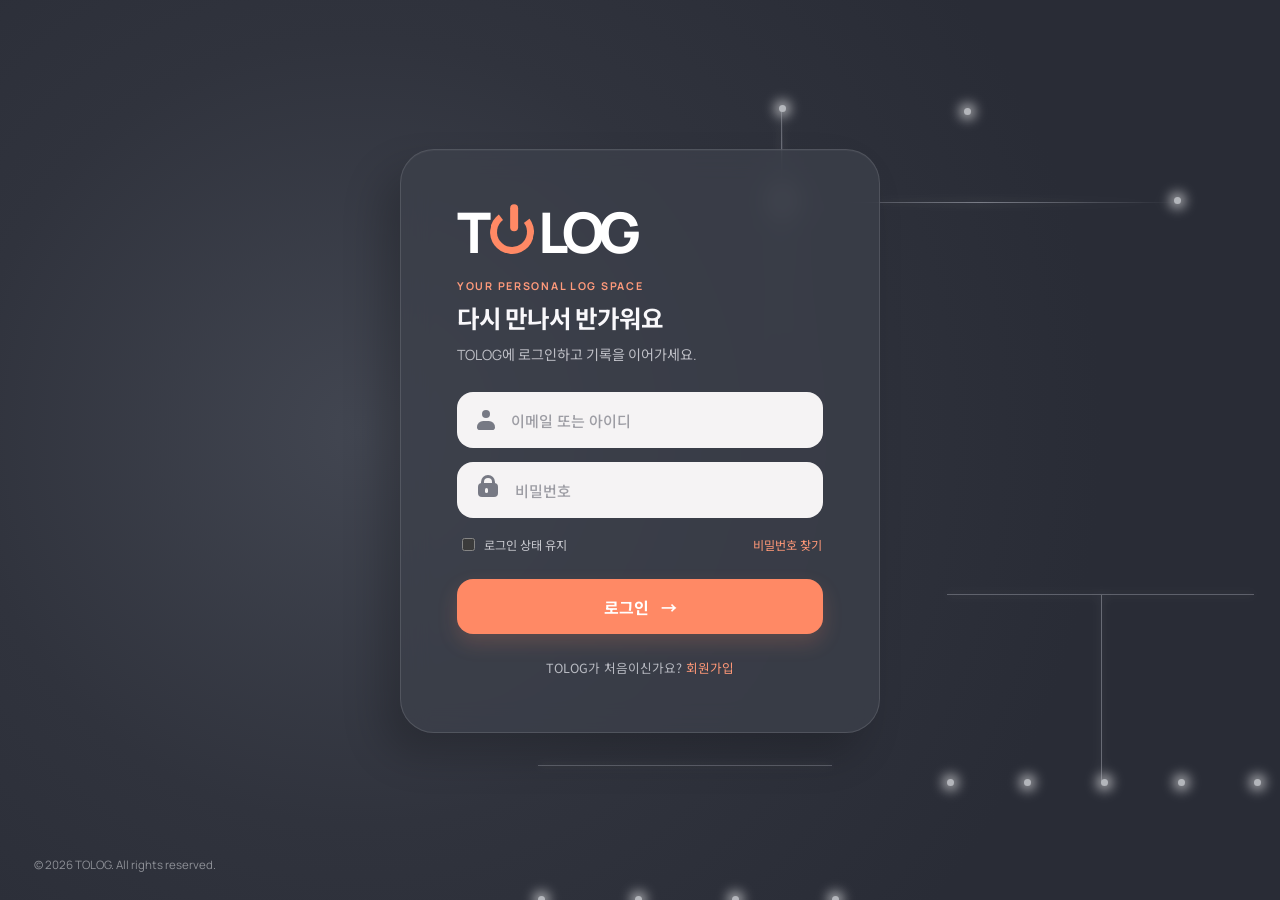
<file: index.html>
<!doctype html>
<html lang="ko">
  <head>
    <meta charset="UTF-8" />
    <meta name="viewport" content="width=device-width, initial-scale=1.0" />
    <meta name="theme-color" content="#282b35" />
    <title>TOLOG | 로그인</title>
    <link rel="preconnect" href="https://fonts.googleapis.com" />
    <link rel="preconnect" href="https://fonts.gstatic.com" crossorigin />
    <link href="https://fonts.googleapis.com/css2?family=Manrope:wght@400;500;600;700;800&family=Noto+Sans+KR:wght@400;500;600&display=swap" rel="stylesheet" />
    <link rel="stylesheet" href="./styles.css" />
  </head>
  <body>
    <main class="login-page">
      <div class="network network--top" aria-hidden="true"><i></i><i></i><i></i><i></i></div>
      <div class="network network--right" aria-hidden="true"><i></i><i></i><i></i><i></i><i></i></div>
      <div class="network network--bottom" aria-hidden="true"><i></i><i></i><i></i><i></i></div>
      <section class="login-card" aria-labelledby="login-title">
        <a class="brand" href="#" aria-label="TOLOG 홈"><span>T</span><span class="power-mark" aria-hidden="true"></span><span>LOG</span></a>
        <p class="eyebrow">YOUR PERSONAL LOG SPACE</p>
        <h1 id="login-title">다시 만나서 반가워요</h1>
        <p class="subtitle">TOLOG에 로그인하고 기록을 이어가세요.</p>
        <form id="login-form">
          <label class="field"><span class="field-icon user-icon" aria-hidden="true"></span><span class="sr-only">이메일 또는 아이디</span><input name="email" type="text" autocomplete="username" placeholder="이메일 또는 아이디" required /></label>
          <label class="field"><span class="field-icon lock-icon" aria-hidden="true"></span><span class="sr-only">비밀번호</span><input name="password" type="password" autocomplete="current-password" placeholder="비밀번호" required /></label>
          <div class="options"><label class="remember"><input type="checkbox" name="remember" /><span>로그인 상태 유지</span></label><a href="#">비밀번호 찾기</a></div>
          <button type="submit">로그인 <span aria-hidden="true">→</span></button>
          <p class="signup">TOLOG가 처음이신가요? <a href="#">회원가입</a></p>
          <p id="login-message" class="login-message" role="status" aria-live="polite"></p>
        </form>
      </section>
      <p class="copyright">© 2026 TOLOG. All rights reserved.</p>
    </main>
    <script src="./script.js"></script>
  </body>
</html>
</file>
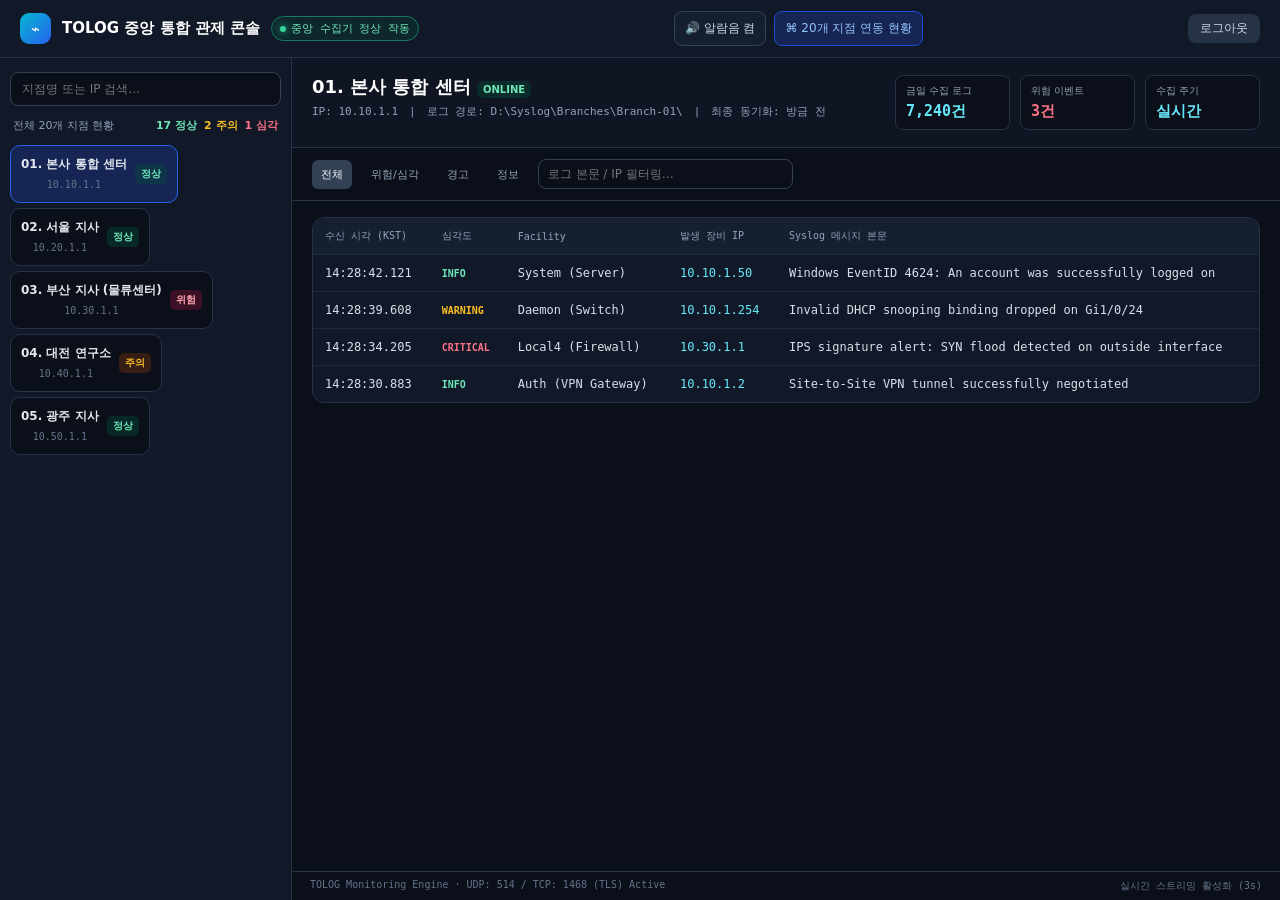
<file: dashboard.html>
<!doctype html>
<html lang="ko">
  <head>
    <meta charset="UTF-8" />
    <meta name="viewport" content="width=device-width, initial-scale=1.0" />
    <title>TOLOG | 통합 관제 콘솔</title>
    <style>
      :root { color-scheme: dark; font-family: Inter, "Noto Sans KR", system-ui, sans-serif; }
      * { box-sizing: border-box; } body { margin: 0; min-width: 900px; color: #d8e0eb; background: #0b0f19; }
      button, input { font: inherit; } button { cursor: pointer; }
      header { height: 58px; display: flex; align-items: center; justify-content: space-between; padding: 0 20px; background: #111827; border-bottom: 1px solid #263246; }
      .title { display: flex; align-items: center; gap: 11px; color: #fff; font-size: 15px; font-weight: 750; }.shield { display: grid; width: 31px; height: 31px; place-items: center; border-radius: 9px; background: linear-gradient(135deg,#06b6d4,#2563eb); }.live { padding: 4px 8px; border: 1px solid #167a61; border-radius: 999px; color: #6ee7b7; background: #064e3b44; font: 11px ui-monospace, monospace; }.dot { display:inline-block; width: 6px; height: 6px; margin-right: 5px; border-radius: 50%; background:#34d399; box-shadow:0 0 9px #34d399; }
      .tools { display: flex; gap: 8px; }.tools button { border: 1px solid #31415a; border-radius: 8px; padding: 8px 10px; color: #cbd5e1; background: #161f30; font-size: 12px; }.tools button.primary { border-color:#1d4ed8; color:#93c5fd; background:#172554; }
      .layout { display: grid; grid-template-columns: 292px 1fr; height: calc(100vh - 58px); }.sidebar { overflow: auto; padding: 14px 10px; border-right: 1px solid #263246; background: #111827; }.sidebar input, .filter input { width: 100%; border: 1px solid #334155; border-radius: 8px; padding: 9px 11px; color:#e2e8f0; outline:0; background:#0b0f19; font-size: 12px; }.summary { display: flex; justify-content: space-between; margin: 12px 3px; color:#94a3b8; font-size:11px; }.status { display:flex; gap: 7px; }.green{color:#6ee7b7}.amber{color:#fbbf24}.red{color:#fb7185}
      .branch { display:flex; align-items:center; justify-content:space-between; gap:8px; margin: 5px 0; padding: 10px; border:1px solid #263246; border-radius:10px; background:#0b0f19; }.branch.active { border-color:#2563eb; background:#172554; }.branch strong { display:block; color:#e2e8f0; font-size:12px; }.branch small { color:#64748b; font:10px ui-monospace,monospace; }.badge { padding:3px 6px; border-radius:5px; font-size:10px; }.ok { color:#6ee7b7; background:#064e3b66; }.warn { color:#fbbf24; background:#78350f66; }.critical { color:#fda4af; background:#88133766; }
      main { display:flex; flex-direction:column; min-width:0; }.overview { display:flex; justify-content:space-between; padding:17px 20px; border-bottom:1px solid #263246; background:#111827aa; }.overview h2 { margin:0 0 5px; color:#fff; font-size:18px; }.overview p { margin:0; color:#94a3b8; font:11px ui-monospace,monospace; }.metrics { display:flex; gap:10px; }.metric { min-width:115px; padding:8px 10px; border:1px solid #263246; border-radius:8px; background:#0b0f19; color:#94a3b8; font-size:10px; }.metric b { display:block; margin-top:4px; color:#67e8f9; font:700 15px ui-monospace,monospace; }.metric b.red { color:#fb7185; }
      .filter { display:flex; align-items:center; gap:10px; padding:11px 20px; border-bottom:1px solid #263246; }.filter button { border:0; border-radius:6px; padding:7px 9px; color:#94a3b8; background:transparent; font-size:11px; }.filter button.selected { color:#fff; background:#334155; }.filter input { width:255px; padding:7px 9px; }
      .logs { flex:1; overflow:auto; padding:16px 20px; }.table { overflow:hidden; border:1px solid #263246; border-radius:12px; background:#111827; } table { width:100%; border-collapse:collapse; font-size:12px; } th { padding:11px 12px; color:#94a3b8; background:#161f30; font:10px ui-monospace,monospace; text-align:left; } td { padding:11px 12px; border-top:1px solid #1e293b; font-family:ui-monospace,monospace; } tr:hover { background:#1e293b77; }.level { font-size:10px; font-weight:700; }.footer { display:flex; justify-content:space-between; padding:7px 18px; color:#64748b; border-top:1px solid #263246; background:#0b0f19; font:10px ui-monospace,monospace; }
    </style>
  </head>
  <body>
    <header><div class="title"><span class="shield">⌁</span>TOLOG 중앙 통합 관제 콘솔 <span class="live"><span class="dot"></span>중앙 수집기 정상 작동</span></div><div class="tools"><button>🔊 알람음 켬</button><button class="primary">⌘ 20개 지점 연동 현황</button></div><a href="index.html" style="margin-left: 10px; padding: 6px 12px; background: #263246; color: #cbd5e1; border-radius: 8px; text-decoration: none; font-size: 12px; font-weight: 500;">로그아웃</a></header>
    <div class="layout"><aside class="sidebar"><input placeholder="지점명 또는 IP 검색…" /><div class="summary"><span>전체 20개 지점 현황</span><span class="status"><b class="green">17 정상</b><b class="amber">2 주의</b><b class="red">1 심각</b></span></div><div id="branches"></div></aside>
      <main><section class="overview"><div><h2 id="branch-title">01. 본사 통합 센터 <span class="badge ok">ONLINE</span></h2><p id="branch-meta">IP: 10.10.1.1　|　로그 경로: D:\Syslog\Branches\Branch-01\　|　최종 동기화: 방금 전</p></div><div class="metrics"><div class="metric">금일 수집 로그<b>7,240건</b></div><div class="metric">위험 이벤트<b class="red">3건</b></div><div class="metric">수집 주기<b>실시간</b></div></div></section>
        <section class="filter"><button class="selected">전체</button><button class="red">위험/심각</button><button class="amber">경고</button><button>정보</button><input placeholder="로그 본문 / IP 필터링…" /></section>
        <section class="logs"><div class="table"><table><thead><tr><th>수신 시각 (KST)</th><th>심각도</th><th>Facility</th><th>발생 장비 IP</th><th>Syslog 메시지 본문</th></tr></thead><tbody id="log-body"></tbody></table></div></section>
        <footer class="footer"><span>TOLOG Monitoring Engine · UDP: 514 / TCP: 1468 (TLS) Active</span><span>실시간 스트리밍 활성화 (3s)</span></footer></main></div>
    <script>
      const branches = [{name:'01. 본사 통합 센터',ip:'10.10.1.1',state:'정상',cls:'ok'},{name:'02. 서울 지사',ip:'10.20.1.1',state:'정상',cls:'ok'},{name:'03. 부산 지사 (물류센터)',ip:'10.30.1.1',state:'위험',cls:'critical'},{name:'04. 대전 연구소',ip:'10.40.1.1',state:'주의',cls:'warn'},{name:'05. 광주 지사',ip:'10.50.1.1',state:'정상',cls:'ok'}];
      const logs = [['14:28:42.121','INFO','System (Server)','10.10.1.50','Windows EventID 4624: An account was successfully logged on'],['14:28:39.608','WARNING','Daemon (Switch)','10.10.1.254','Invalid DHCP snooping binding dropped on Gi1/0/24'],['14:28:34.205','CRITICAL','Local4 (Firewall)','10.30.1.1','IPS signature alert: SYN flood detected on outside interface'],['14:28:30.883','INFO','Auth (VPN Gateway)','10.10.1.2','Site-to-Site VPN tunnel successfully negotiated']];
      const list=document.querySelector('#branches'); branches.forEach((b,i)=>{const e=document.createElement('button');e.className='branch '+(i===0?'active':'');e.innerHTML='<span><strong>'+b.name+'</strong><small>'+b.ip+'</small></span><b class="badge '+b.cls+'">'+b.state+'</b>';e.onclick=()=>{document.querySelectorAll('.branch').forEach(x=>x.classList.remove('active'));e.classList.add('active');document.querySelector('#branch-title').innerHTML=b.name+' <span class="badge '+b.cls+'">'+(b.cls==='ok'?'ONLINE':b.state)+'</span>';document.querySelector('#branch-meta').textContent='IP: '+b.ip+'　|　로그 경로: D:\\Syslog\\Branches\\　|　최종 동기화: 방금 전';};list.append(e);});
      document.querySelector('#log-body').innerHTML=logs.map(x=>'<tr><td>'+x[0]+'</td><td class="level '+(x[1]==='CRITICAL'?'red':x[1]==='WARNING'?'amber':'green')+'">'+x[1]+'</td><td>'+x[2]+'</td><td style="color:#67e8f9">'+x[3]+'</td><td>'+x[4]+'</td></tr>').join('');
    </script>
  </body>
</html>
</file>
<file: styles.css>
:root { color-scheme: dark; }
* { box-sizing: border-box; }
body { margin: 0; min-width: 320px; font-family: "Manrope", "Noto Sans KR", sans-serif; color: #f9f8fb; background: #292c36; }
.login-page { isolation: isolate; overflow: hidden; position: relative; display: grid; min-height: 100vh; place-items: center; padding: 72px 24px 90px; background: radial-gradient(circle at 28% 48%, #424651 0%, #30333d 38%, #292c36 72%); }
.login-page::after { content: ""; position: absolute; z-index: -3; inset: 0; opacity: .2; background-image: linear-gradient(rgba(255,255,255,.025) 1px, transparent 1px), linear-gradient(90deg, rgba(255,255,255,.025) 1px, transparent 1px); background-size: 52px 52px; mask-image: radial-gradient(ellipse at center, black, transparent 70%); }
.login-card { position: relative; z-index: 1; width: min(100%, 480px); padding: 54px 56px 42px; border: 1px solid rgba(255,255,255,.12); border-radius: 34px; background: rgba(61, 64, 75, .77); box-shadow: -18px 22px 40px rgba(0,0,0,.20), inset 0 1px 0 rgba(255,255,255,.035); backdrop-filter: blur(14px); }
.brand { display: inline-flex; align-items: center; gap: 3px; color: white; font-size: clamp(2.4rem, 7vw, 3.5rem); font-weight: 800; letter-spacing: -.09em; line-height: 1; text-decoration: none; }
.power-mark { position: relative; display: inline-block; width: .79em; height: .79em; margin: 0 .02em; border: .13em solid #ff8965; border-top-color: transparent; border-radius: 50%; transform: rotate(8deg); }
.power-mark::after { content: ""; position: absolute; top: -.24em; left: 50%; width: .14em; height: .48em; border-radius: .2em; background: #ff8965; transform: translateX(-50%) rotate(-8deg); }
.eyebrow { margin: 19px 0 7px; color: #ff9a7b; font-size: .67rem; font-weight: 700; letter-spacing: .16em; }
h1 { margin: 0; font-size: 1.53rem; letter-spacing: -.04em; } .subtitle { margin: 9px 0 28px; color: #bfc0c7; font-size: .88rem; }
.field { display: flex; align-items: center; gap: 13px; height: 56px; margin-top: 14px; padding: 0 18px; border: 1px solid transparent; border-radius: 16px; background: #f5f3f4; transition: box-shadow .2s, border-color .2s; }
.field:focus-within { border-color: #ff8965; box-shadow: 0 0 0 4px rgba(255,137,101,.18); }
input:not([type="checkbox"]) { width: 100%; border: 0; outline: 0; color: #30323b; background: transparent; font: 500 .94rem "Noto Sans KR", sans-serif; } input::placeholder { color: #9d9da4; }
.field-icon { position: relative; flex: 0 0 20px; width: 20px; height: 20px; color: #777984; }.user-icon::before { content:""; position:absolute; left:6px; top:0; width:8px; height:8px; border-radius:50%; background:currentColor; }.user-icon::after { content:""; position:absolute; bottom:0; left:1px; width:18px; height:9px; border-radius:11px 11px 5px 5px; background:currentColor; }.lock-icon { width:16px; height:14px; margin-left:2px; margin-right:2px; border-radius:4px; background:currentColor; }.lock-icon::before { content:""; position:absolute; left:3px; bottom:10px; width:8px; height:9px; border:3px solid currentColor; border-bottom:0; border-radius:8px 8px 0 0; }.lock-icon::after { content:""; position:absolute; top:5px; left:7px; width:3px; height:5px; border-radius:3px; background:#f5f3f4; }
.options { display: flex; justify-content: space-between; align-items: center; margin: 17px 1px 25px; font-family: "Noto Sans KR", sans-serif; font-size: .76rem; }.options a, .signup a { color: #ff9878; text-decoration: none; }.remember { display: flex; gap: 6px; align-items: center; color: #c8c9cf; }.remember input { accent-color: #ff8965; }
button { width: 100%; height: 55px; border: 0; border-radius: 16px; color: #fff; background: #ff8965; box-shadow: 0 9px 20px rgba(255,137,101,.18); cursor: pointer; font: 700 1rem "Noto Sans KR", sans-serif; transition: transform .16s, background .16s; } button:hover { background:#ff9b7a; transform: translateY(-2px); } button:active { transform: translateY(0); } button span { margin-left: 8px; }
.signup { margin: 24px 0 0; text-align: center; color: #b8bac2; font: .79rem "Noto Sans KR", sans-serif; }.login-message { min-height: 20px; margin: 13px 0 -20px; text-align: center; color: #ffc2b1; font-size: .75rem; }.copyright { position: absolute; bottom: 28px; left: 34px; z-index: 1; margin: 0; color: rgba(231,232,236,.52); font-size: .72rem; }
.network { position:absolute; z-index:-1; opacity:.72; filter: drop-shadow(0 0 5px rgba(255,255,255,.67)); }.network::before, .network::after { content:""; position:absolute; height:1px; background:linear-gradient(90deg, transparent, rgba(211,214,224,.64), transparent); }.network i { position:absolute; width:7px; height:7px; border-radius:50%; background:#e9ebef; box-shadow:0 0 12px 4px rgba(255,255,255,.6); }.network--top { top:12%; right:8%; width:31vw; height:26vh; border-left:1px solid rgba(211,214,224,.42); }.network--top::before { top:40%; left:0; width:100%; }.network--top::after { top:0; left:0; width:46%; transform-origin:left; transform:rotate(90deg); }.network--top i:nth-child(1){top:38%;left:-3px}.network--top i:nth-child(2){top:38%;right:-3px}.network--top i:nth-child(3){top:-3px;left:-3px}.network--top i:nth-child(4){top:0;left:46%}.network--right { right:2%; bottom:13%; width:24vw; height:21vh; border-top:1px solid rgba(211,214,224,.42); }.network--right::before{top:0;left:50%;width:1px;height:100%;background:rgba(211,214,224,.5)}.network--right i:nth-child(n){bottom:-3px}.network--right i:nth-child(1){left:0}.network--right i:nth-child(2){left:25%}.network--right i:nth-child(3){left:50%}.network--right i:nth-child(4){left:75%}.network--right i:nth-child(5){left:100%}.network--bottom { left:42%; bottom:0; width:23vw; height:15vh; border-top:1px solid rgba(211,214,224,.38); }.network--bottom i { bottom:-3px; }.network--bottom i:nth-child(1){left:0}.network--bottom i:nth-child(2){left:33%}.network--bottom i:nth-child(3){left:66%}.network--bottom i:nth-child(4){left:100%}.sr-only { position:absolute; width:1px; height:1px; overflow:hidden; clip:rect(0,0,0,0); white-space:nowrap; }
@media (max-width: 650px) { .login-page{align-items:center;padding:44px 18px 72px}.login-card{padding:43px 30px 38px;border-radius:28px}.network--top{right:-14%;width:63vw}.network--right{right:-14%;width:56vw}.network--bottom{left:6%;width:56vw}.copyright{left:18px;bottom:20px;font-size:.64rem} }
</file>
